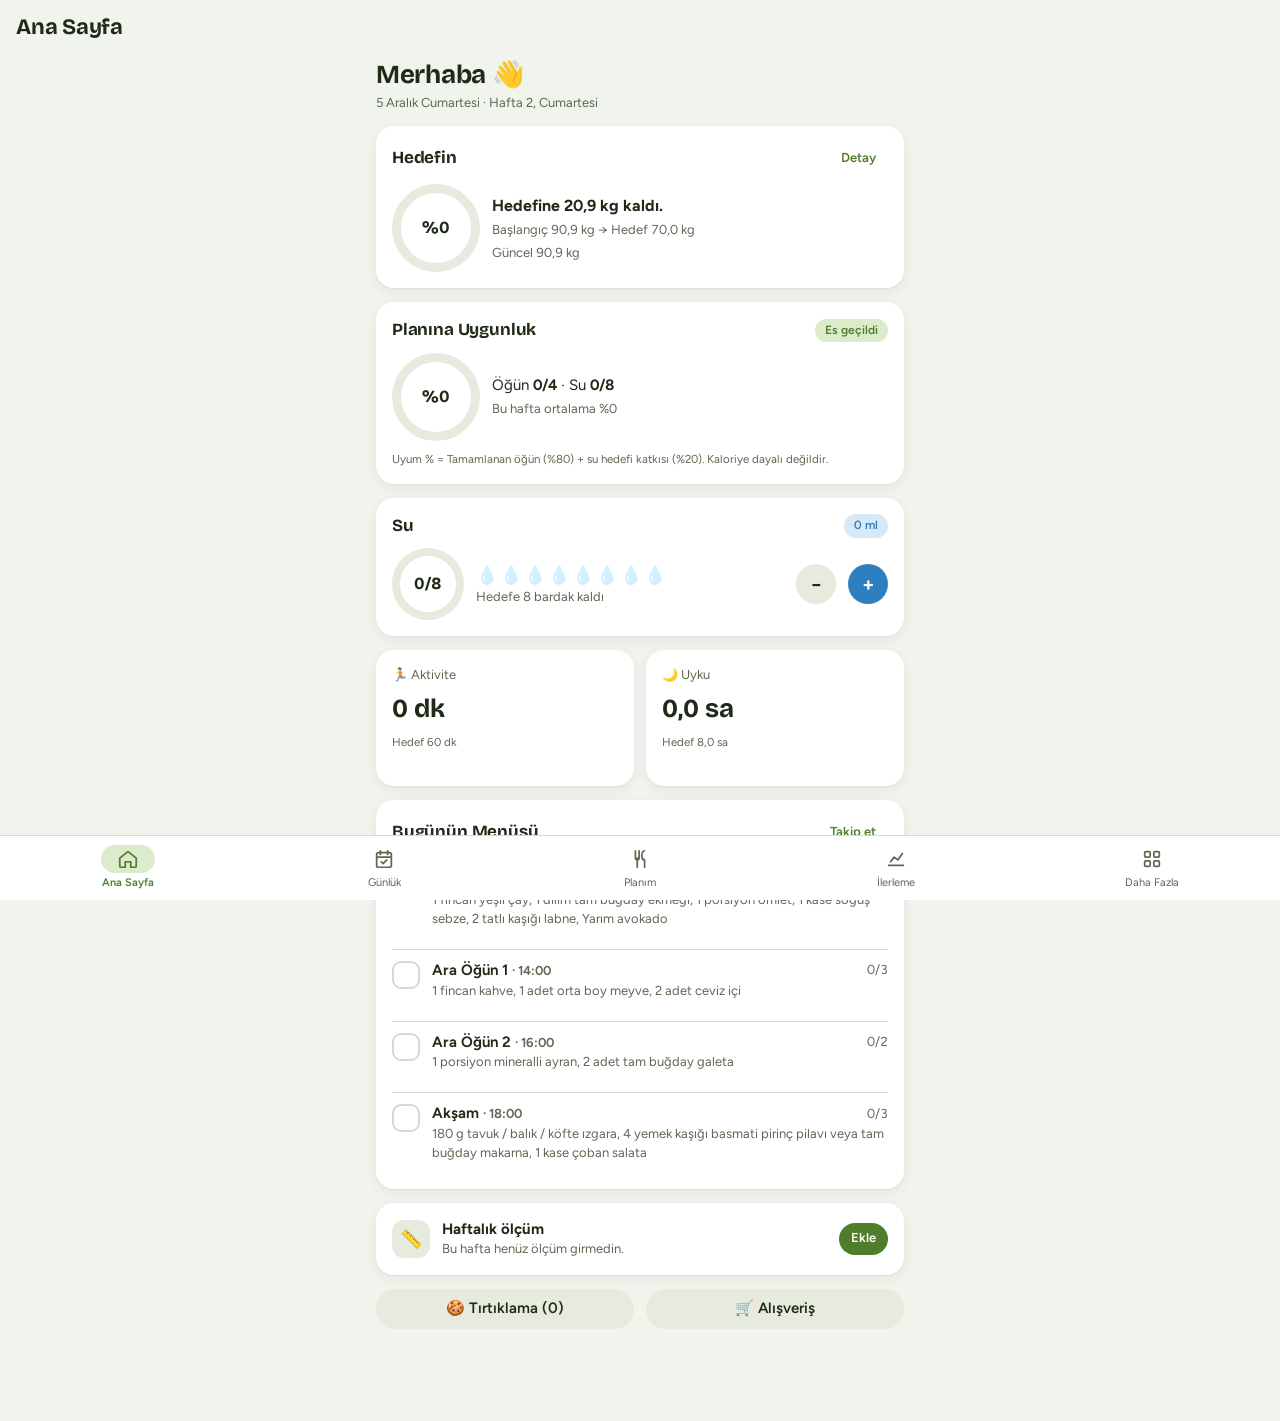
<file: web/index.html>
<!doctype html><html lang="tr"><head><meta charset="utf-8">
<meta name="viewport" content="width=device-width, initial-scale=1, viewport-fit=cover">
</head><body>
<title>Koza</title>
<meta name="claude:viewport-fit-sides" content="cover">
<link rel="preconnect" href="https://fonts.googleapis.com">
<link rel="stylesheet" href="https://fonts.googleapis.com/css2?family=Bricolage+Grotesque:opsz,wght@12..96,600;12..96,700&family=Figtree:wght@400;500;600;700&display=swap">
<link rel="stylesheet" href="styles.css">
<div id="app"><main><div class="card"><div class="empty">Koza yükleniyor…</div></div></main></div>
<input type="file" id="camIn" accept="image/*" capture="environment" hidden>
<input type="file" id="galIn" accept="image/*" multiple hidden>
<input type="file" id="jsonIn" accept="application/json,.json,text/plain" hidden>
<script src="plan.js"></script>
<script src="app.js"></script>

</body></html>
</file>
<file: web/styles.css>
/* Layout: tek sütunlu mobil uygulama; üstte başlık, altta sabit sekme çubuğu, ortada kart akışı (max 560px). */
:root {
  --bg: #f1f4ec;
  --surface: #ffffff;
  --surface-2: #e6ebdd;
  --ink: #1f2a17;
  --muted: #5d6852;
  --line: #d5dccb;
  --leaf: #4f7d2b;
  --leaf-soft: #dcebcb;
  --on-leaf: #ffffff;
  --water: #2e7fc0;
  --water-soft: #d7e8f6;
  --berry: #c2466f;
  --berry-soft: #f7dbe5;
  --sun: #c97a1c;
  --sun-soft: #f6e4cb;
  --plum: #6e57b8;
  --plum-soft: #e4ddf5;
  --danger: #b3261e;
  --shadow: 0 1px 2px rgba(31, 42, 23, .06), 0 4px 14px rgba(31, 42, 23, .06);
  --font-display: "Bricolage Grotesque", "Segoe UI", system-ui, sans-serif;
  --font-body: "Figtree", "Segoe UI", system-ui, -apple-system, Roboto, sans-serif;
  --radius: 18px;
  --tabbar-h: 64px;
}
@media (prefers-color-scheme: dark) {
  :root:not([data-theme="light"]) {
    --bg: #131711; --surface: #1c2219; --surface-2: #283023; --ink: #e6ecdc; --muted: #a3ae96; --line: #34402c;
    --leaf: #9cc66e; --leaf-soft: #2f4520; --on-leaf: #14200a;
    --water: #6fb3ea; --water-soft: #1d3449; --berry: #ee8cae; --berry-soft: #4a2333;
    --sun: #eeb164; --sun-soft: #46331b; --plum: #b4a2f0; --plum-soft: #352c52; --danger: #f2b8b5;
    --shadow: 0 1px 2px rgba(0, 0, 0, .3); color-scheme: dark;
  }
}
:root[data-theme="dark"] {
  --bg: #131711; --surface: #1c2219; --surface-2: #283023; --ink: #e6ecdc; --muted: #a3ae96; --line: #34402c;
  --leaf: #9cc66e; --leaf-soft: #2f4520; --on-leaf: #14200a;
  --water: #6fb3ea; --water-soft: #1d3449; --berry: #ee8cae; --berry-soft: #4a2333;
  --sun: #eeb164; --sun-soft: #46331b; --plum: #b4a2f0; --plum-soft: #352c52; --danger: #f2b8b5;
  --shadow: 0 1px 2px rgba(0, 0, 0, .3); color-scheme: dark;
}

* { box-sizing: border-box; }
html, body { background: var(--bg); color: var(--ink); }
body { font-family: var(--font-body); font-size: 15px; line-height: 1.45; margin: 0; -webkit-tap-highlight-color: transparent; }
button, input, select, textarea { font: inherit; color: inherit; }
h1, h2, h3 { font-family: var(--font-display); text-wrap: balance; margin: 0; letter-spacing: -.01em; }
.num { font-variant-numeric: tabular-nums; }

body::before { content: ""; position: fixed; inset: 0 0 auto; height: env(safe-area-inset-top, 0px); z-index: 10; background: var(--bg); }

.topbar {
  position: sticky; top: env(safe-area-inset-top, 0px); z-index: 5; background: var(--bg);
  padding-left: max(16px, env(safe-area-inset-left, 0px)); padding-right: max(16px, env(safe-area-inset-right, 0px));
  padding-block: 12px 8px; display: flex; align-items: center; gap: 8px;
}
.topbar h1 { font-size: 22px; flex: 1; min-width: 0; }
.topbar .back { width: 38px; height: 38px; border-radius: 50%; border: 0; background: var(--surface-2); cursor: pointer; font-size: 18px; }

main {
  max-width: 560px; margin: 0 auto;
  padding-left: max(16px, env(safe-area-inset-left, 0px)); padding-right: max(16px, env(safe-area-inset-right, 0px));
  padding-block: 4px calc(var(--tabbar-h) + 28px + env(safe-area-inset-bottom, 0px));
  display: flex; flex-direction: column; gap: 14px;
}

.tabbar {
  position: fixed; left: 0; right: 0; bottom: 0; z-index: 6; background: var(--surface); border-top: 1px solid var(--line);
  display: grid; grid-template-columns: repeat(5, 1fr);
  padding-bottom: env(safe-area-inset-bottom, 0px);
  padding-left: env(safe-area-inset-left, 0px); padding-right: env(safe-area-inset-right, 0px);
}
.tabbar button {
  height: var(--tabbar-h); border: 0; background: none; cursor: pointer; display: flex; flex-direction: column;
  align-items: center; justify-content: center; gap: 2px; font-size: 11px; color: var(--muted);
}
.tabbar button svg { width: 22px; height: 22px; }
.tabbar button.on { color: var(--leaf); font-weight: 600; }
.tabbar button.on .pill { background: var(--leaf-soft); }
.tabbar .pill { padding: 3px 16px; border-radius: 99px; display: grid; place-items: center; }

.card { background: var(--surface); border-radius: var(--radius); box-shadow: var(--shadow); padding: 16px; display: flex; flex-direction: column; gap: 10px; min-width: 0; }
.card-h { display: flex; align-items: center; gap: 8px; }
.card-h h2 { font-size: 17px; flex: 1; min-width: 0; }
.sub { color: var(--muted); font-size: 13px; }
.tiny { color: var(--muted); font-size: 11.5px; }
.row { display: flex; align-items: center; gap: 12px; min-width: 0; }
.row > .grow { flex: 1; min-width: 0; }
.grid2 { display: grid; grid-template-columns: 1fr 1fr; gap: 12px; }
.stack { display: flex; flex-direction: column; gap: 8px; }
.wrap { display: flex; flex-wrap: wrap; gap: 8px; }

.hello h1 { font-size: 26px; }
.big { font-family: var(--font-display); font-size: 26px; font-weight: 700; line-height: 1.1; }
.mid { font-family: var(--font-display); font-size: 19px; font-weight: 650; }

.btn {
  border: 0; border-radius: 99px; padding: 9px 16px; cursor: pointer; background: var(--surface-2); font-weight: 600;
  display: inline-flex; align-items: center; justify-content: center; gap: 6px; min-height: 40px; text-decoration: none;
}
.btn.primary { background: var(--leaf); color: var(--on-leaf); }
.btn.ghost { background: transparent; color: var(--leaf); padding-inline: 8px; }
.btn.danger { background: transparent; color: var(--danger); }
.btn.small { min-height: 32px; padding: 5px 12px; font-size: 13px; }
.btn.block { width: 100%; }
.btn:disabled { opacity: .45; cursor: default; }
.icon-btn { width: 40px; height: 40px; border-radius: 50%; border: 0; cursor: pointer; background: var(--surface-2); font-size: 20px; font-weight: 700; display: grid; place-items: center; flex: none; }
.icon-btn.water { background: var(--water); color: #fff; }
:focus-visible { outline: 2px solid var(--leaf); outline-offset: 2px; }

.chip { display: inline-flex; align-items: center; gap: 4px; font-size: 12px; font-weight: 600; padding: 3px 10px; border-radius: 99px; background: var(--leaf-soft); color: var(--leaf); white-space: nowrap; }
.chip.water { background: var(--water-soft); color: var(--water); }
.chip.berry { background: var(--berry-soft); color: var(--berry); }
.chip.sun { background: var(--sun-soft); color: var(--sun); }
.chip.plum { background: var(--plum-soft); color: var(--plum); }
.chip.muted { background: var(--surface-2); color: var(--muted); }

.seg { display: flex; gap: 6px; overflow-x: auto; padding-bottom: 2px; scrollbar-width: none; }
.seg button { flex: none; border: 1px solid var(--line); background: var(--surface); border-radius: 12px; padding: 7px 12px; cursor: pointer; font-weight: 600; font-size: 13px; }
.seg button.on { background: var(--leaf); color: var(--on-leaf); border-color: var(--leaf); }
.seg button small { display: block; font-weight: 400; font-size: 10.5px; opacity: .8; }

.ring { position: relative; flex: none; display: grid; place-items: center; }
.ring svg { position: absolute; inset: 0; transform: rotate(-90deg); }
.ring .track { stroke: var(--surface-2); }
.ring b { font-family: var(--font-display); font-size: 17px; position: relative; }

.bar { height: 10px; border-radius: 99px; background: var(--surface-2); overflow: hidden; }
.bar > i { display: block; height: 100%; border-radius: 99px; background: var(--leaf); }

.meal { display: flex; gap: 12px; align-items: flex-start; padding-block: 10px; border-top: 1px solid var(--line); }
.meal:first-of-type { border-top: 0; }
.meal .body { flex: 1; min-width: 0; }
.meal .title { font-weight: 650; }
.meal ul { margin: 4px 0 0; padding-left: 18px; }
.meal li { margin: 1px 0; }
.check { width: 28px; height: 28px; flex: none; border-radius: 9px; border: 2px solid var(--line); background: var(--surface); cursor: pointer; display: grid; place-items: center; color: transparent; font-weight: 800; margin-top: 1px; }
.check.on { background: var(--leaf); border-color: var(--leaf); color: var(--on-leaf); }
.check.part { border-color: var(--leaf); color: var(--leaf); }
.items { display: flex; flex-direction: column; gap: 2px; margin-top: 6px; }
.item { display: flex; align-items: flex-start; gap: 10px; border: 0; background: transparent; text-align: left; padding: 7px 4px; border-radius: 10px; cursor: pointer; min-height: 36px; }
.item:hover { background: var(--surface-2); }
.item .box { width: 22px; height: 22px; flex: none; border-radius: 7px; border: 2px solid var(--line); display: grid; place-items: center; color: transparent; font-size: 13px; font-weight: 800; }
.item.on .box { background: var(--leaf); border-color: var(--leaf); color: var(--on-leaf); }
.item.on > span:last-child { text-decoration: line-through; color: var(--muted); }

.photos { display: flex; gap: 8px; overflow-x: auto; padding-top: 6px; }
.photos img, .photos .add { width: 64px; height: 64px; border-radius: 12px; object-fit: cover; flex: none; cursor: pointer; }
.photos .add { border: 1.5px dashed var(--line); background: var(--surface-2); display: grid; place-items: center; font-size: 11px; color: var(--muted); text-align: center; line-height: 1.2; }

.list-item { display: flex; gap: 12px; align-items: center; padding-block: 8px; border-top: 1px solid var(--line); min-width: 0; }
.list-item:first-child { border-top: 0; }
.list-item .grow { flex: 1; min-width: 0; }
.list-item .thumb { width: 42px; height: 42px; border-radius: 10px; object-fit: cover; flex: none; }
.badge { width: 38px; height: 38px; border-radius: 12px; display: grid; place-items: center; flex: none; font-size: 18px; background: var(--surface-2); }

.field { display: flex; flex-direction: column; gap: 4px; min-width: 0; }
.field label { font-size: 12.5px; color: var(--muted); font-weight: 600; }
.field input, .field select, .field textarea { border: 1px solid var(--line); background: var(--surface); border-radius: 12px; padding: 10px 12px; width: 100%; min-width: 0; }
.field textarea { min-height: 70px; resize: vertical; }
input[type=range] { width: 100%; accent-color: var(--plum); }
input[type=checkbox] { accent-color: var(--leaf); width: 20px; height: 20px; }

.chart { width: 100%; height: auto; display: block; }
.chart .grid { stroke: var(--line); stroke-width: 1; }
.chart .lbl { fill: var(--muted); font-size: 10px; font-family: var(--font-body); }
.chart .target { stroke: var(--berry); stroke-dasharray: 5 5; stroke-width: 1.5; }
.chart .line { fill: none; stroke-width: 2.5; stroke-linecap: round; stroke-linejoin: round; }
.chart .area { opacity: .13; }

.cal { display: grid; grid-template-columns: repeat(7, 1fr); gap: 4px; text-align: center; }
.cal .dn { font-size: 11px; color: var(--muted); font-weight: 600; padding-bottom: 2px; }
.cal button { aspect-ratio: 1; max-width: 100%; border: 0; border-radius: 50%; background: transparent; cursor: pointer; font-size: 13px; position: relative; }
.cal button.period { background: var(--berry); color: #fff; font-weight: 700; }
.cal button.predicted { background: var(--berry-soft); color: var(--berry); border: 1.5px dashed var(--berry); }
.cal button.fertile { background: var(--water-soft); color: var(--water); }
.cal button.ovulation { background: var(--water); color: #fff; font-weight: 700; }
.cal button.today { outline: 2px solid var(--ink); outline-offset: -2px; }
.cal button.out { opacity: .3; }
.legend { display: flex; flex-wrap: wrap; gap: 10px; font-size: 12px; color: var(--muted); }
.legend i { display: inline-block; width: 10px; height: 10px; border-radius: 50%; margin-right: 4px; vertical-align: -1px; }

.more-grid { display: grid; grid-template-columns: 1fr 1fr; gap: 12px; }
.tile { background: var(--surface); border-radius: var(--radius); box-shadow: var(--shadow); padding: 16px; border: 0; text-align: left; cursor: pointer; display: flex; flex-direction: column; gap: 8px; min-height: 108px; }
.tile .badge { width: 42px; height: 42px; font-size: 20px; }
.tile b { font-size: 15px; }

.sheet-bg { position: fixed; inset: 0; background: rgba(10, 14, 8, .45); z-index: 20; display: flex; align-items: flex-end; justify-content: center; }
.sheet {
  background: var(--surface); width: 100%; max-width: 560px; max-height: 88%; overflow-y: auto; border-radius: 22px 22px 0 0;
  padding-left: max(18px, env(safe-area-inset-left, 0px)); padding-right: max(18px, env(safe-area-inset-right, 0px));
  padding-block: 18px calc(18px + env(safe-area-inset-bottom, 0px)); display: flex; flex-direction: column; gap: 12px;
}
.sheet h2 { font-size: 19px; }
.sheet .actions { display: flex; gap: 8px; justify-content: flex-end; flex-wrap: wrap; padding-top: 4px; }
.viewer { position: fixed; inset: 0; background: #000; z-index: 30; display: flex; align-items: center; justify-content: center; }
.viewer img { max-width: 100%; max-height: 100%; object-fit: contain; }
.viewer .tools { position: absolute; top: calc(12px + env(safe-area-inset-top, 0px)); right: max(12px, env(safe-area-inset-right, 0px)); display: flex; gap: 8px; }

.toast { position: fixed; left: 50%; transform: translateX(-50%); bottom: calc(var(--tabbar-h) + 16px + env(safe-area-inset-bottom, 0px)); background: var(--ink); color: var(--bg); padding: 10px 16px; border-radius: 12px; z-index: 40; font-size: 14px; max-width: calc(100% - 32px); }

.theme-grid { display: grid; grid-template-columns: repeat(auto-fill, minmax(84px, 1fr)); gap: 10px; }
.theme-sw { border: 0; background: none; cursor: pointer; display: flex; flex-direction: column; align-items: center; gap: 6px; font-size: 12.5px; font-weight: 600; padding: 4px; border-radius: 14px; }
.theme-sw .sw { width: 64px; height: 64px; border-radius: 18px; border: 1.5px solid; position: relative; overflow: hidden; }
.theme-sw .sw i { position: absolute; left: 9px; right: 9px; top: 10px; height: 20px; border-radius: 7px; }
.theme-sw .sw b { position: absolute; left: 9px; width: 26px; bottom: 10px; height: 12px; border-radius: 6px; }
.theme-sw.on .sw { outline: 3px solid var(--leaf); outline-offset: 2px; }
.empty { color: var(--muted); text-align: center; padding: 10px 0; font-size: 14px; }
.cat { font-size: 12px; font-weight: 700; color: var(--muted); text-transform: uppercase; letter-spacing: .06em; padding-top: 6px; }
.done-txt { text-decoration: line-through; color: var(--muted); }
.note { background: var(--surface-2); border-radius: 12px; padding: 10px 12px; font-size: 13px; }
@media (prefers-reduced-motion: no-preference) { .bar > i, .ring circle { transition: all .35s ease; } }
</file>
